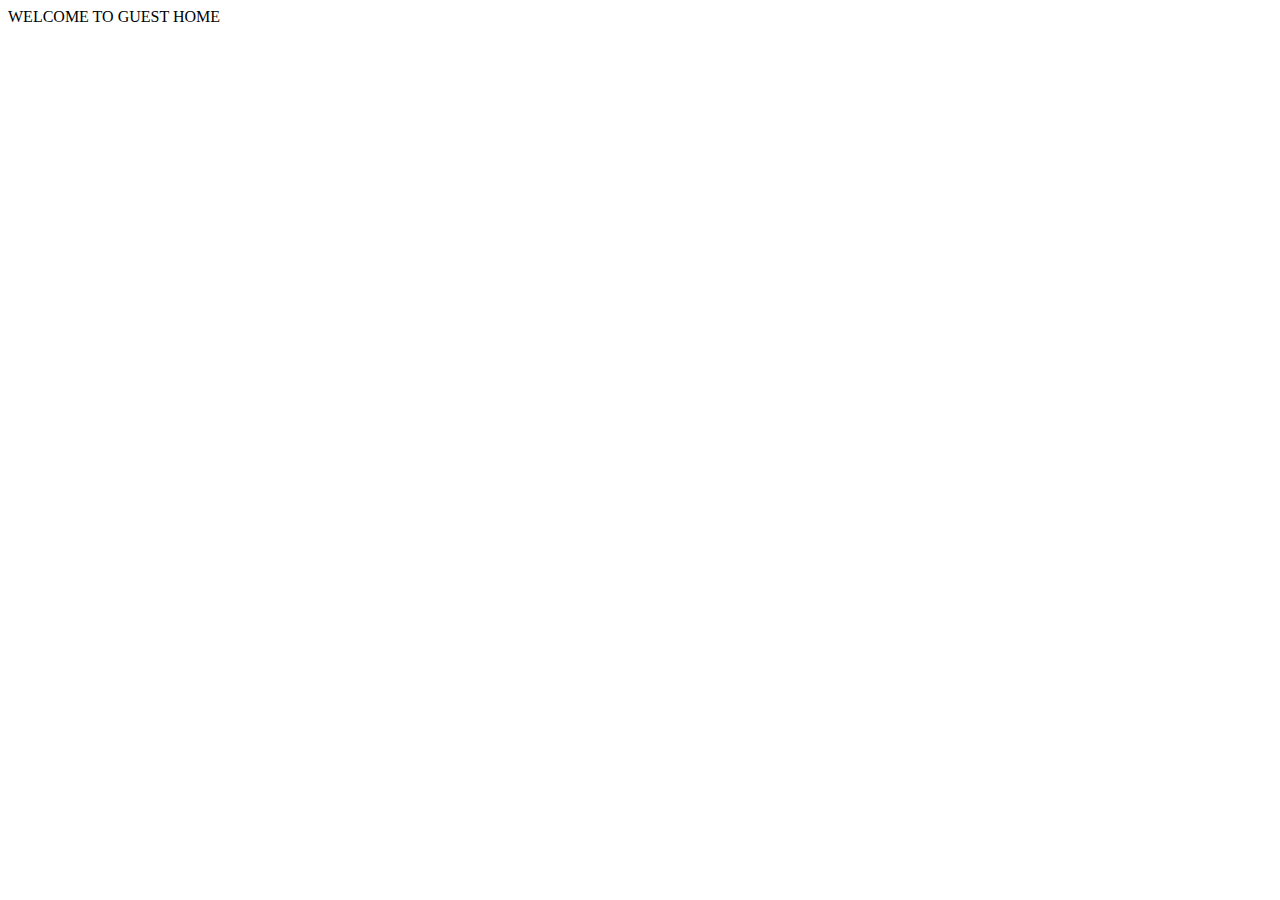
<file: client/guest/index.html>
<!DOCTYPE html>
<html lang="en">
<head>
    <meta charset="UTF-8">
    <meta name="viewport" content="width=device-width, initial-scale=1.0">
    <title>Home - guest</title>
</head>
<body>
    WELCOME TO GUEST HOME
</body>
</html>
</file>
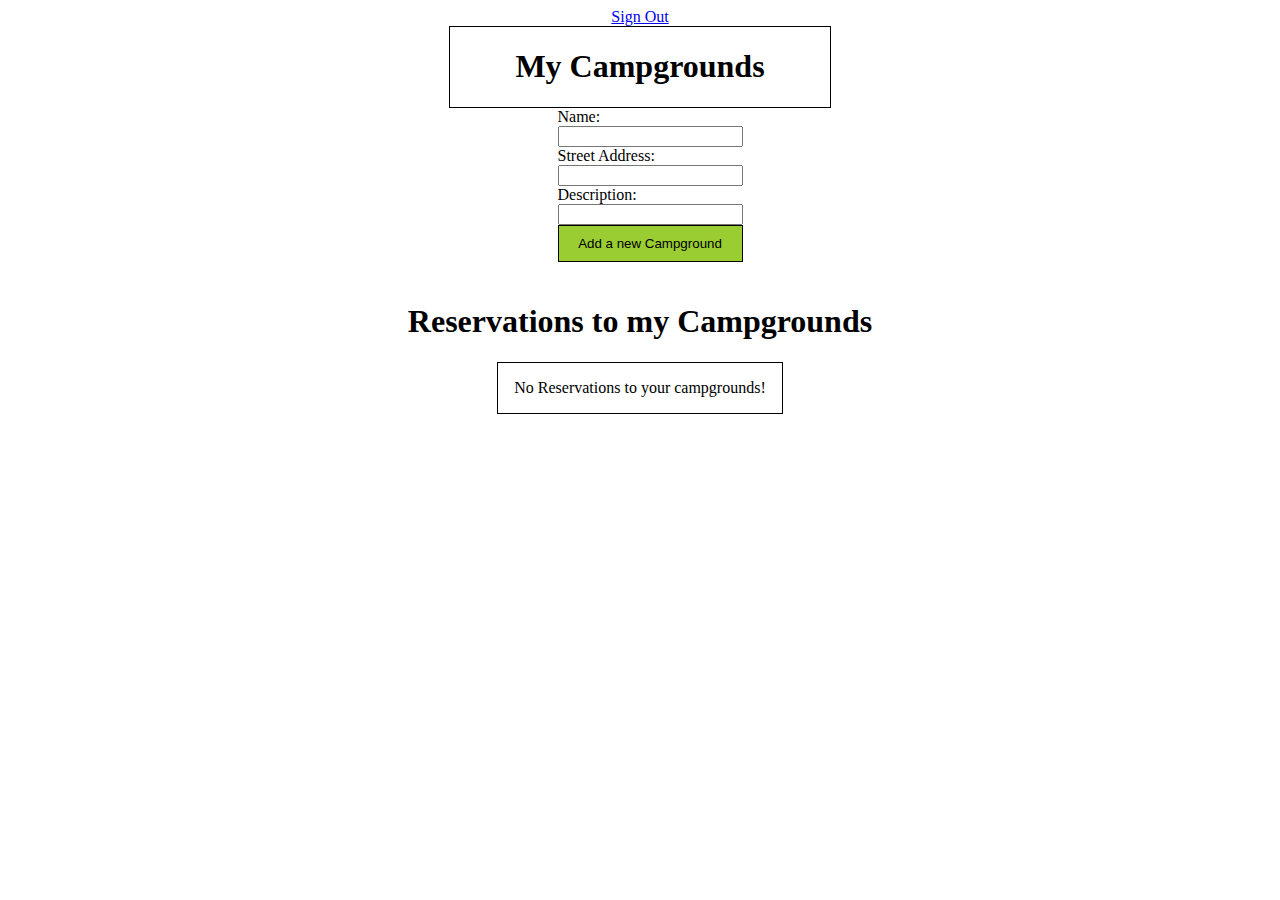
<file: client/host/index.html>
<!DOCTYPE html>
<html lang="en">
<head>
    <meta charset="UTF-8">
    <meta name="viewport" content="width=device-width, initial-scale=1.0">
    <title>Home - host</title>
    <link rel="stylesheet" href="style.css">
</head>
<body>
    <a href="../login/index.html">Sign Out</a>
    <div id="managed-campgrounds-holder">
        <h1>My Campgrounds</h1>
        <div id="managed-campgrounds"></div>
    </div>
    <form id="new-campground-form" action="/submit" method="POST">
        <label for="name">Name:</label>
        <input type="text" id="name" name="name" required>
        <label for="address">Street Address:</label>
        <input type="text" id="address" name="address" required>
        <label for="description">Description:</label>
        <input type="text" id="description" name="description" required>
        <button type="submit" id="create-campground-button" class="submit-button">Add a new Campground</button>
    </form>
    <div id="managed-reservations-holder">
        <h1>Reservations to my Campgrounds</h1>
        <div id="managed-reservations">No Reservations to your campgrounds!</div>
    </div>
    <script src="home.js"></script>
</body>
</html>
</file>
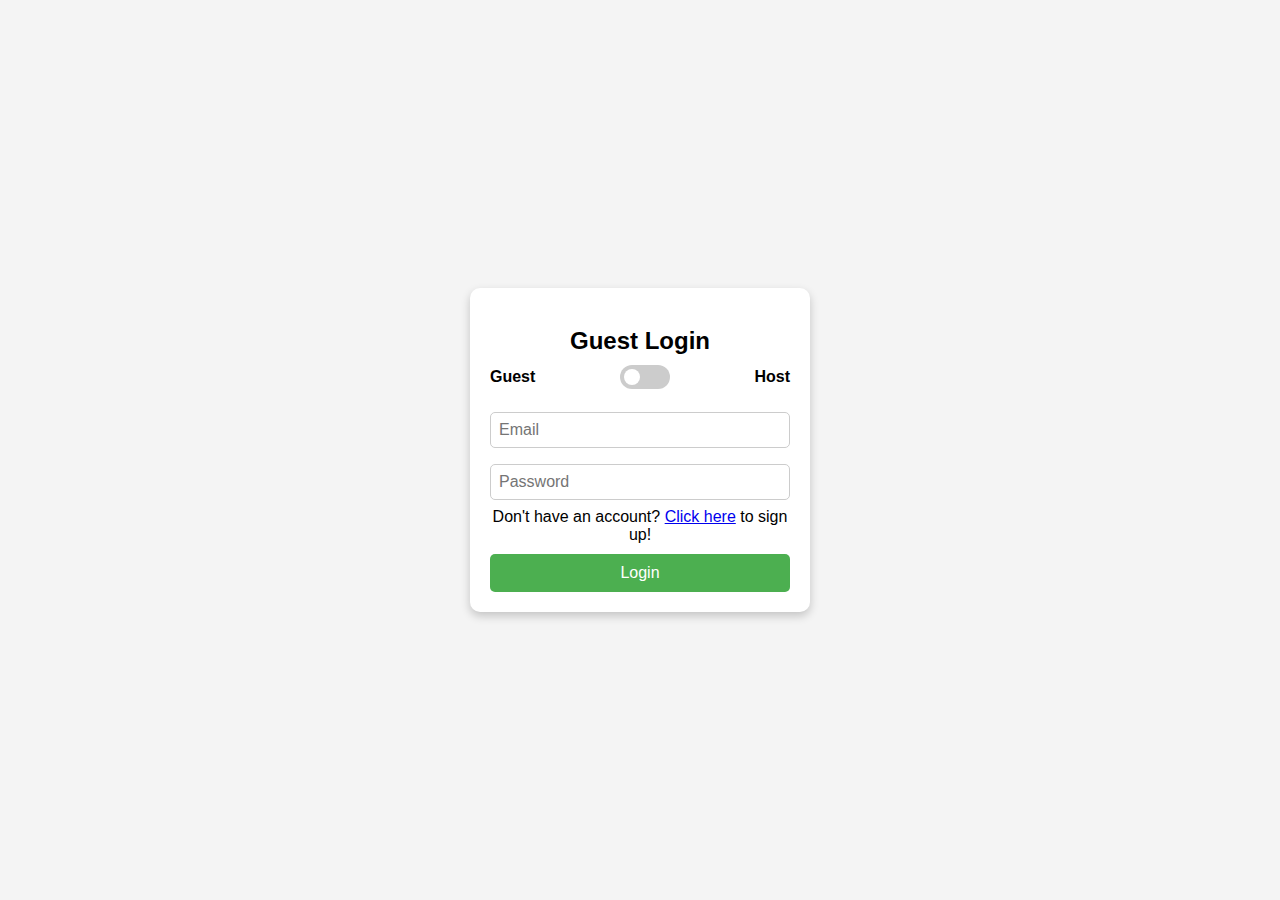
<file: client/login/index.html>
<!DOCTYPE html>
<html lang="en">
<head>
    <meta charset="UTF-8">
    <meta name="viewport" content="width=device-width, initial-scale=1.0">
    <title>Login</title>
    <style>
        body {
            font-family: Arial, sans-serif;
            display: flex;
            justify-content: center;
            align-items: center;
            height: 100vh;
            background-color: #f4f4f4;
            margin: 0;
        }
        .login-container {
            background: white;
            padding: 20px;
            border-radius: 10px;
            box-shadow: 0px 4px 10px rgba(0, 0, 0, 0.2);
            text-align: center;
            width: 300px;
        }
        h2 {
            margin-bottom: 10px;
        }
        .toggle-container {
            display: flex;
            justify-content: space-between;
            align-items: center;
            margin-bottom: 15px;
        }
        .toggle-label {
            font-weight: bold;
        }
        .toggle-switch {
            position: relative;
            display: inline-block;
            width: 50px;
            height: 24px;
        }
        .toggle-switch input {
            opacity: 0;
            width: 0;
            height: 0;
        }
        .slider {
            position: absolute;
            cursor: pointer;
            top: 0;
            left: 0;
            right: 0;
            bottom: 0;
            background-color: #ccc;
            transition: .4s;
            border-radius: 34px;
        }
        .slider:before {
            position: absolute;
            content: "";
            height: 16px;
            width: 16px;
            left: 4px;
            bottom: 4px;
            background-color: white;
            transition: .4s;
            border-radius: 50%;
        }
        input:checked + .slider {
            background-color: #4CAF50;
        }
        input:checked + .slider:before {
            transform: translateX(26px);
        }
        #error-box {
            width: 100;
            background-color: salmon;
            display: none;
        }
        .login-form {
            display: flex;
            flex-direction: column;
        }
        input {
            margin: 8px 0;
            padding: 8px;
            font-size: 16px;
            border: 1px solid #ccc;
            border-radius: 5px;
        }
        button {
            margin-top: 10px;
            padding: 10px;
            font-size: 16px;
            background-color: #4CAF50;
            color: white;
            border: none;
            border-radius: 5px;
            cursor: pointer;
        }
        button:hover {
            background-color: #45a049;
        }
    </style>
</head>
<body>

    <div class="login-container">
        <h2 id="login-title">Guest Login</h2>
        
        <div class="toggle-container">
            <span class="toggle-label">Guest</span>
            <label class="toggle-switch">
                <input type="checkbox" id="toggleLogin">
                <span class="slider"></span>
            </label>
            <span class="toggle-label">Host</span>
        </div>

        <div id="error-box">Error:</div>

        <form id="login-form" class="login-form">
            <input type="email" id="email" placeholder="Email" required>
            <input type="password" id="password" placeholder="Password" required>
            <span>Don't have an account? <a href="signup.html">Click here</a> to sign up!</span>
            <button type="submit">Login</button>
        </form>
    </div>

    <script>
        const toggleSwitch = document.getElementById('toggleLogin');
        const loginTitle = document.getElementById('login-title');

        toggleSwitch.addEventListener('change', () => {
            if (toggleSwitch.checked) {
                loginTitle.textContent = 'Host Login';
            } else {
                loginTitle.textContent = 'Guest Login';
            }
        });
    </script>
    <script src="login.js"></script>
</body>
</html>
</file>
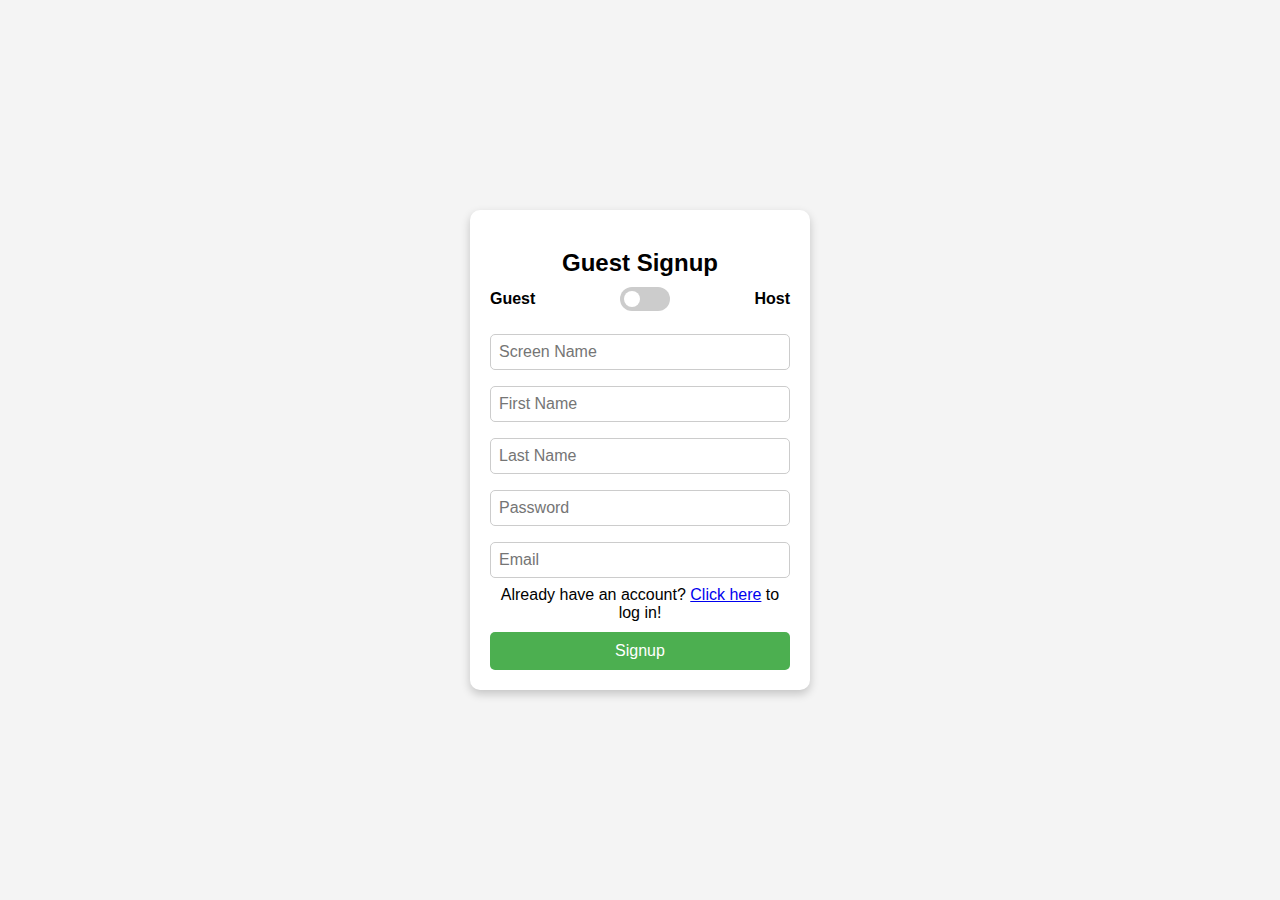
<file: client/login/signup.html>
<!DOCTYPE html>
<html lang="en">
<head>
    <meta charset="UTF-8">
    <meta name="viewport" content="width=device-width, initial-scale=1.0">
    <title>Signup</title>
    <style>
        body {
            font-family: Arial, sans-serif;
            display: flex;
            justify-content: center;
            align-items: center;
            height: 100vh;
            background-color: #f4f4f4;
            margin: 0;
        }
        .login-container {
            background: white;
            padding: 20px;
            border-radius: 10px;
            box-shadow: 0px 4px 10px rgba(0, 0, 0, 0.2);
            text-align: center;
            width: 300px;
        }
        h2 {
            margin-bottom: 10px;
        }
        .toggle-container {
            display: flex;
            justify-content: space-between;
            align-items: center;
            margin-bottom: 15px;
        }
        .toggle-label {
            font-weight: bold;
        }
        .toggle-switch {
            position: relative;
            display: inline-block;
            width: 50px;
            height: 24px;
        }
        .toggle-switch input {
            opacity: 0;
            width: 0;
            height: 0;
        }
        .slider {
            position: absolute;
            cursor: pointer;
            top: 0;
            left: 0;
            right: 0;
            bottom: 0;
            background-color: #ccc;
            transition: .4s;
            border-radius: 34px;
        }
        .slider:before {
            position: absolute;
            content: "";
            height: 16px;
            width: 16px;
            left: 4px;
            bottom: 4px;
            background-color: white;
            transition: .4s;
            border-radius: 50%;
        }
        input:checked + .slider {
            background-color: #4CAF50;
        }
        input:checked + .slider:before {
            transform: translateX(26px);
        }
        .login-form {
            display: flex;
            flex-direction: column;
        }
        input {
            margin: 8px 0;
            padding: 8px;
            font-size: 16px;
            border: 1px solid #ccc;
            border-radius: 5px;
        }
        button {
            margin-top: 10px;
            padding: 10px;
            font-size: 16px;
            background-color: #4CAF50;
            color: white;
            border: none;
            border-radius: 5px;
            cursor: pointer;
        }
        button:hover {
            background-color: #45a049;
        }
        #signup-email-error-box, #signup-password-error-box {
            display: none;
            color: rgb(175, 0, 0);
        }
    </style>
</head>
<body>

    <div class="login-container">
        <h2 id="login-title">Guest Signup</h2>
        
        <div class="toggle-container">
            <span class="toggle-label">Guest</span>
            <label class="toggle-switch">
                <input type="checkbox" id="toggleLogin">
                <span class="slider"></span>
            </label>
            <span class="toggle-label">Host</span>
        </div>

        <form id="login-form" class="login-form">
            <input type="text" id="username" placeholder="Screen Name" required>
            <input type="text" id="f_name" placeholder="First Name" required>
            <input type="text" id="l_name" placeholder="Last Name" required>
            <input type="password" id="password" placeholder="Password" required>
            <div id="signup-password-error-box">Error</div>
            <input type="email" id="email" placeholder="Email" required>
            <div id="signup-email-error-box">error</div>
            <span>Already have an account? <a href="index.html">Click here</a> to log in!</span>

            <button type="submit">Signup</button>
        </form>
    </div>
    <script src="signup.js"></script>
</body>
</html>
</file>
<file: client/host/style.css>
body {
    display: flex;
    flex-direction: column;
    align-items: center;
    justify-content: center;
}

#managed-campgrounds-holder {
    display: flex;
    flex-direction: column;
    align-items: center;
    justify-content: center;
    max-width: 75%;
    min-width: 30%;
    border: 1px solid black;
}

#managed-campgrounds {
    display: flex;
    flex: row;
    justify-content: left;
    overflow-x: scroll;
    max-width: 75%;
}

.campground-item {
    display: flex;
    flex-direction: column;
    align-items: center;
    justify-content: center;
    margin: 1rem;
    padding: 1rem;
    border: 1px black solid;
    border-radius: 0.2rem;
    height: fit-content;
    width: 8rem;
}

.campground-item h2, .campground-item h3, .campground-item p {
    margin: 0.25rem 0rem;
}

.campground-item footer {
    display: flex;
    flex-direction: row;
}

.campground-item footer button {
    height: 1.5rem;
    width: 5rem;
}

.campground-description-edit-textarea {
    display: none;
    width: 100%;
    margin: 0.25rem;
}

#new-campground-form {
    display: flex;
    flex-direction: column;
    padding-left: 20px;
}

.submit-button {
    background-color: yellowgreen;
    border: 1px black solid;
    padding: 10px;
    margin-bottom: 20px;

}

#managed-reservations-holder {
    display: flex;
    flex-direction: column;
    align-items: center;
    justify-content: center;
}

#managed-reservations {
    display: flex;
    flex-direction: row;
    max-width: 100%;
    border: 1px solid black;
    align-items:flex-start;
    justify-content: center;
    padding: 1rem;
    overflow-x: scroll;
}

.reservation-item {
    border: 1px solid black;
    margin: 0rem 2rem;
    padding: 1rem;
    max-width: 10rem;
}
</file>
